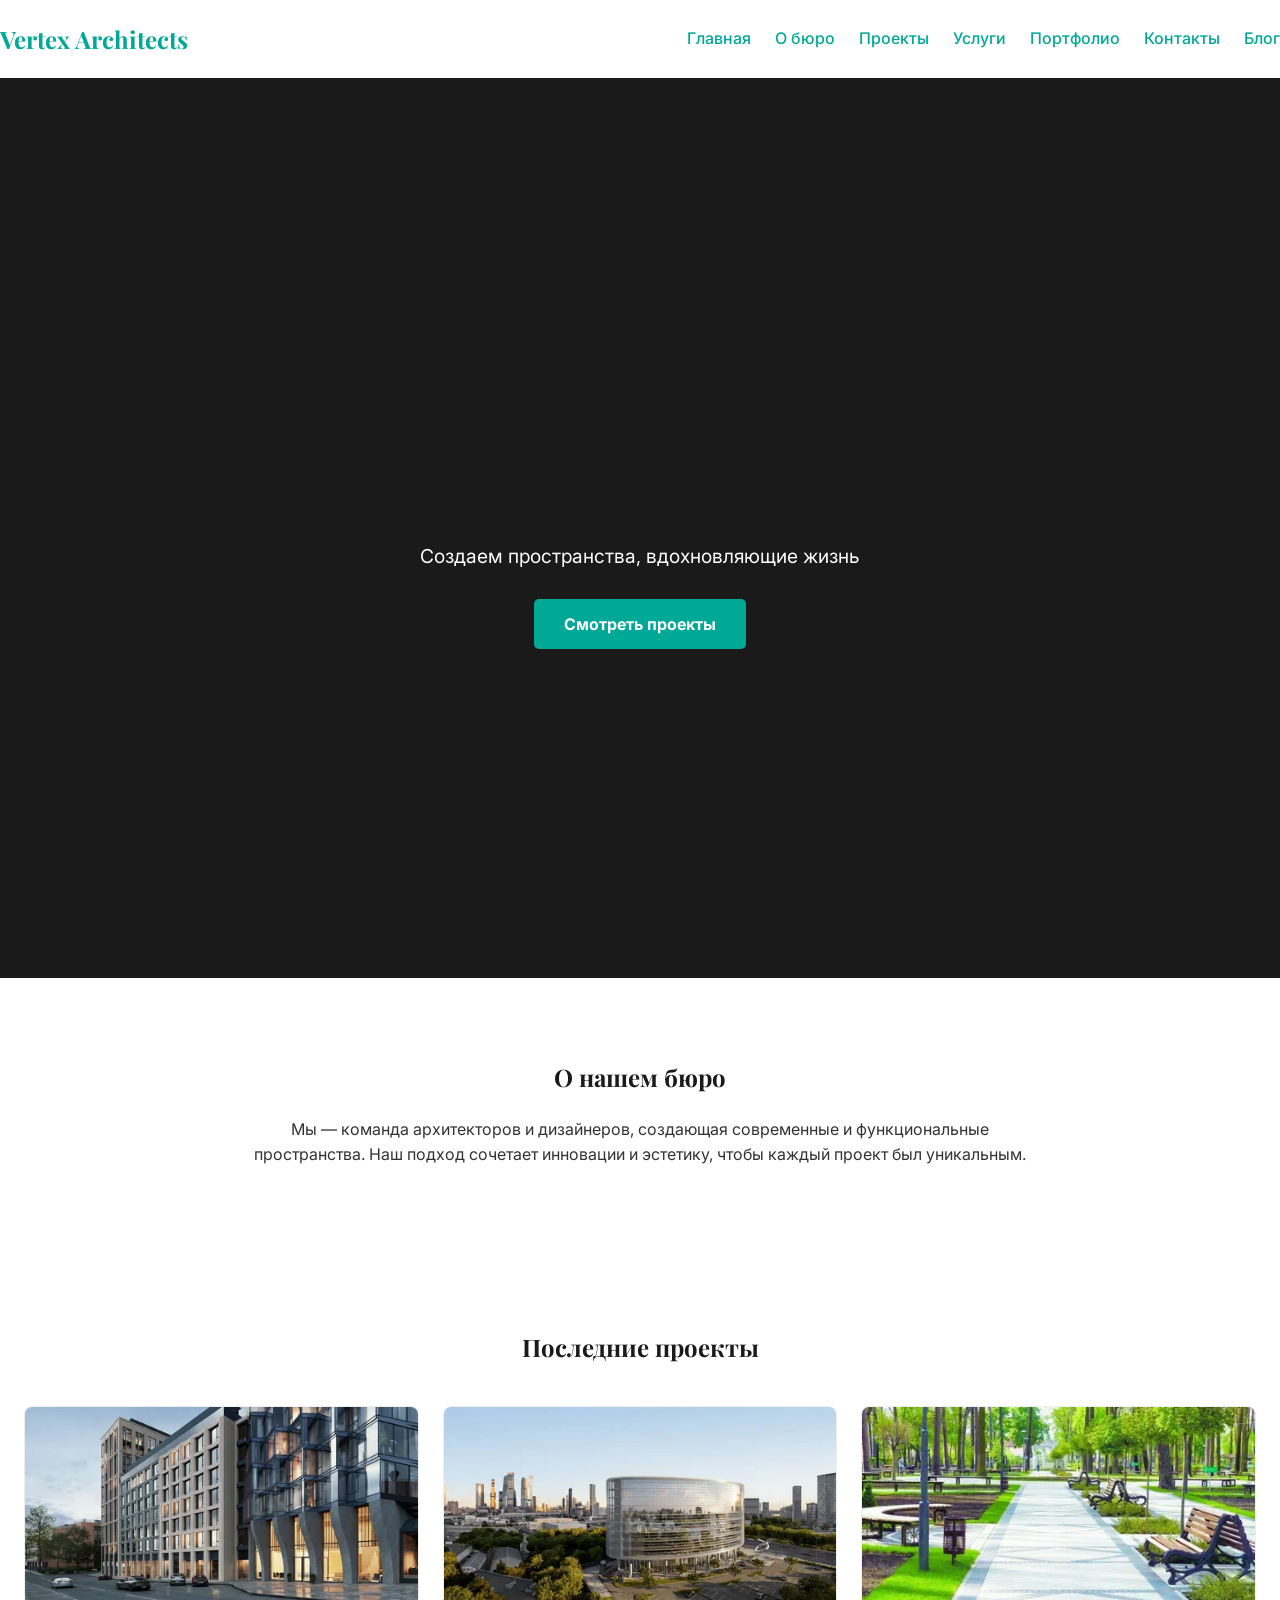
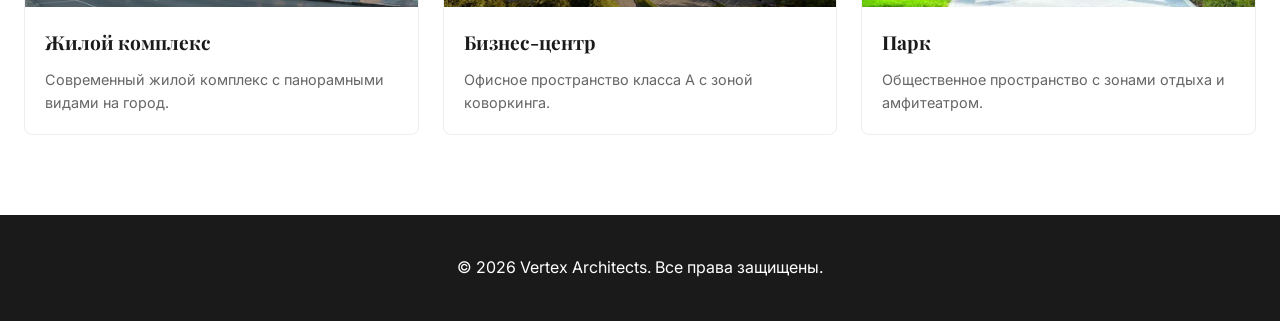
<file: index.html>
<!DOCTYPE html>
<html lang="ru">
<head>
    <meta charset="UTF-8">
    <meta name="viewport" content="width=device-width, initial-scale=1.0">
    <title>Vertex Architects — Главная</title>
    <link rel="preconnect" href="https://fonts.googleapis.com">
    <link rel="preconnect" href="https://fonts.gstatic.com" crossorigin>
    <link href="https://fonts.googleapis.com/css2?family=Inter:wght@400;500;600&family=Playfair+Display:wght@400;700&display=swap" rel="stylesheet">
    <link rel="stylesheet" href="https://cdnjs.cloudflare.com/ajax/libs/font-awesome/6.4.0/css/all.min.css">
    <link rel="stylesheet" href="css/style.css">
</head>
<body>

    <header class="header">
        <div class="container navbar">
            <a href="index.html" class="navbar__logo">Vertex Architects</a>
            <nav>
                <ul class="navbar__menu">
                    <li><a href="index.html" class="navbar__link">Главная</a></li>
                    <li><a href="about.html" class="navbar__link">О бюро</a></li>
                    <li><a href="projects.html" class="navbar__link">Проекты</a></li>
                    <li><a href="services.html" class="navbar__link">Услуги</a></li>
                    <li><a href="portfolio.html" class="navbar__link">Портфолио</a></li>
                    <li><a href="contacts.html" class="navbar__link">Контакты</a></li>
                    <li><a href="blog.html" class="navbar__link">Блог</a></li>
                </ul>
            </nav>
        </div>
    </header>

    <main>
        <section class="hero">
            <div>
                <h1 class="hero__title">Vertex Architects</h1>
                <p class="hero__subtitle">Создаем пространства, вдохновляющие жизнь</p>
                <a href="projects.html" class="hero__button">Смотреть проекты</a>
            </div>
        </section>

        <section class="section-info">
            <div class="container">
                <h2 style="text-align: center; margin-bottom: 20px;">О нашем бюро</h2>
                <p style="text-align: center; max-width: 800px; margin: 0 auto;">
                    Мы — команда архитекторов и дизайнеров, создающая современные и функциональные пространства. Наш подход сочетает инновации и эстетику, чтобы каждый проект был уникальным.
                </p>
            </div>
        </section>

        <section class="projects">
            <div class="container">
                <h2 class="projects__title">Последние проекты</h2>
                <div class="projects__grid">
                    <article class="project-card">
                        <img src="img/жилой дом.png" alt="Жилой комплекс" class="project-card__image">
                        <div class="project-card__content">
                            <h3 class="project-card__title">Жилой комплекс</h3>
                            <p class="project-card__text">Современный жилой комплекс с панорамными видами на город.</p>
                        </div>
                    </article>
                    <article class="project-card">
                        <img src="img/бизнес центр.png" alt="Бизнес-центр" class="project-card__image">
                        <div class="project-card__content">
                            <h3 class="project-card__title">Бизнес-центр</h3>
                            <p class="project-card__text">Офисное пространство класса А с зоной коворкинга.</p>
                        </div>
                    </article>
                    <article class="project-card">
                        <img src="img/парк.png" alt="Общественное пространство" class="project-card__image">
                        <div class="project-card__content">
                            <h3 class="project-card__title">Парк</h3>
                            <p class="project-card__text">Общественное пространство с зонами отдыха и амфитеатром.</p>
                        </div>
                    </article>
                </div>
            </div>
        </section>
    </main>

   
    <footer class="footer">
    <p>&copy; 2026 Vertex Architects. Все права защищены.</p>
</footer>

</body>
</html>
</file>
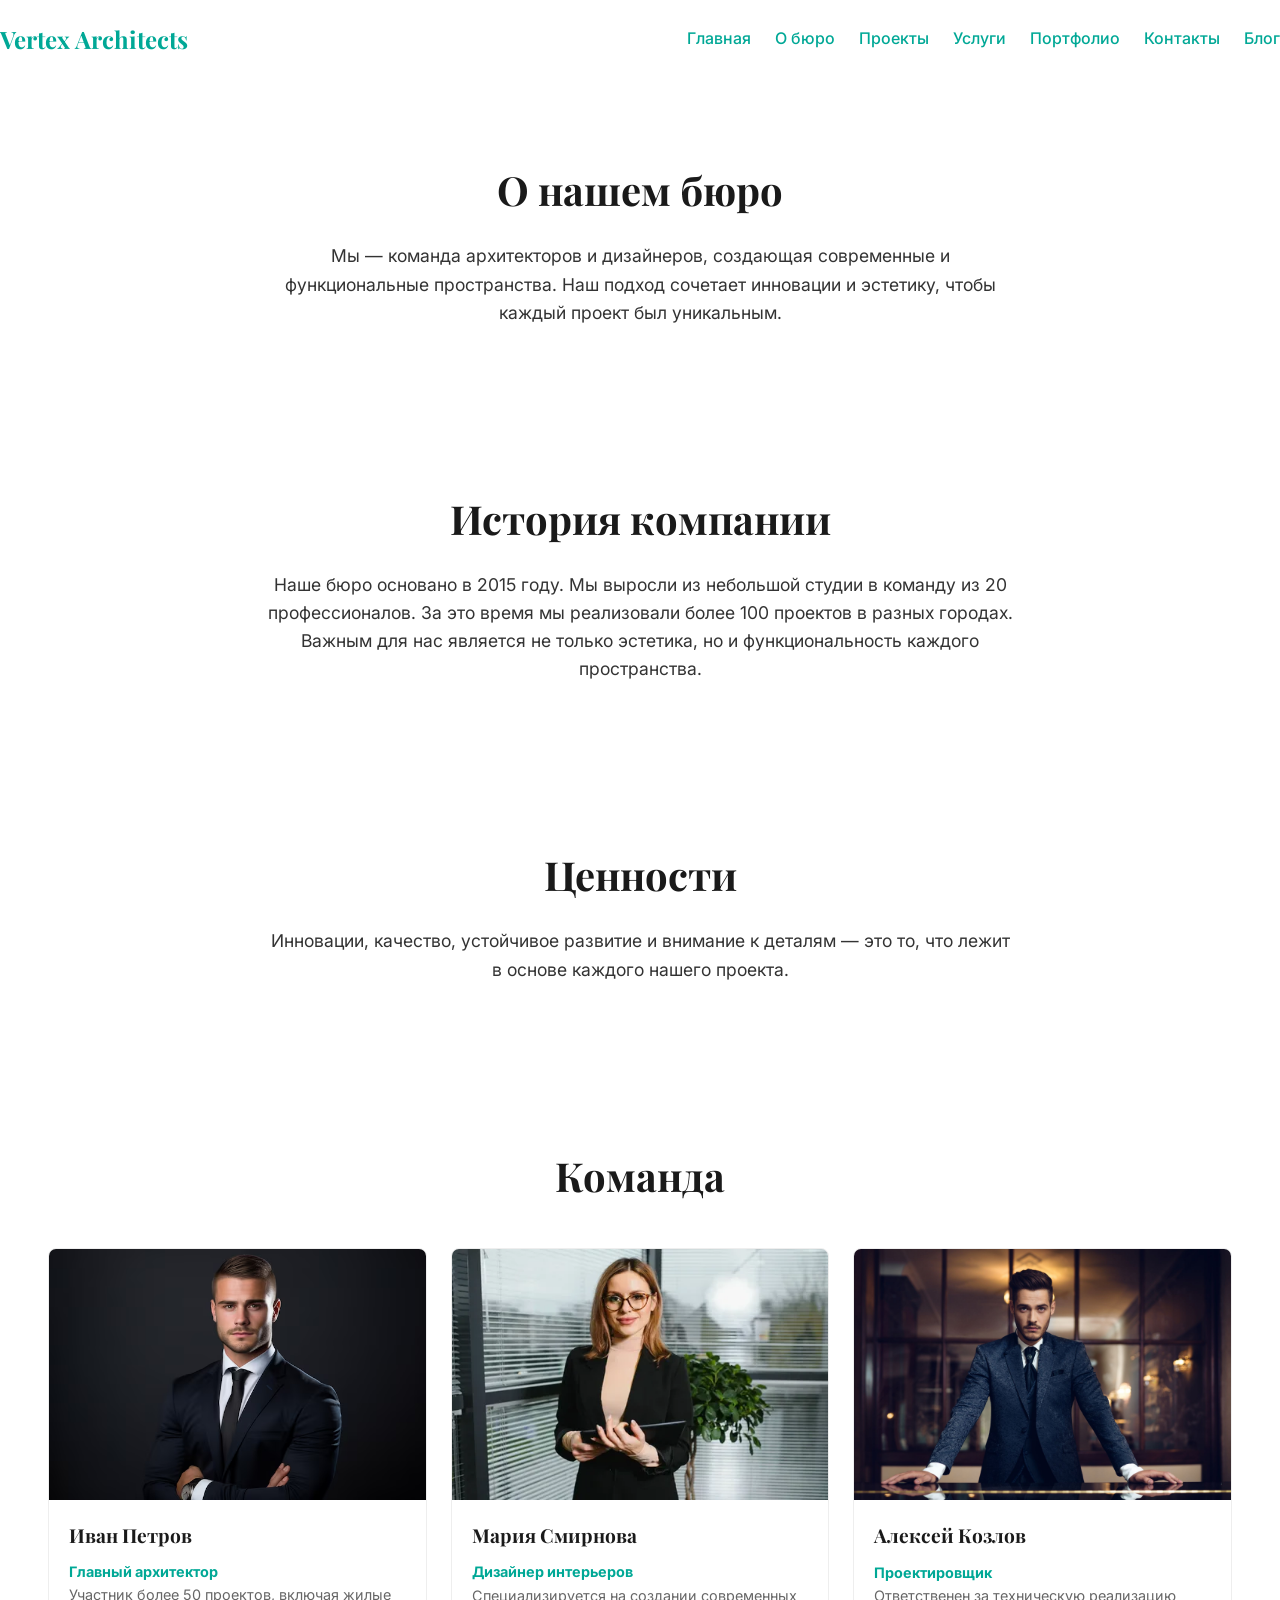
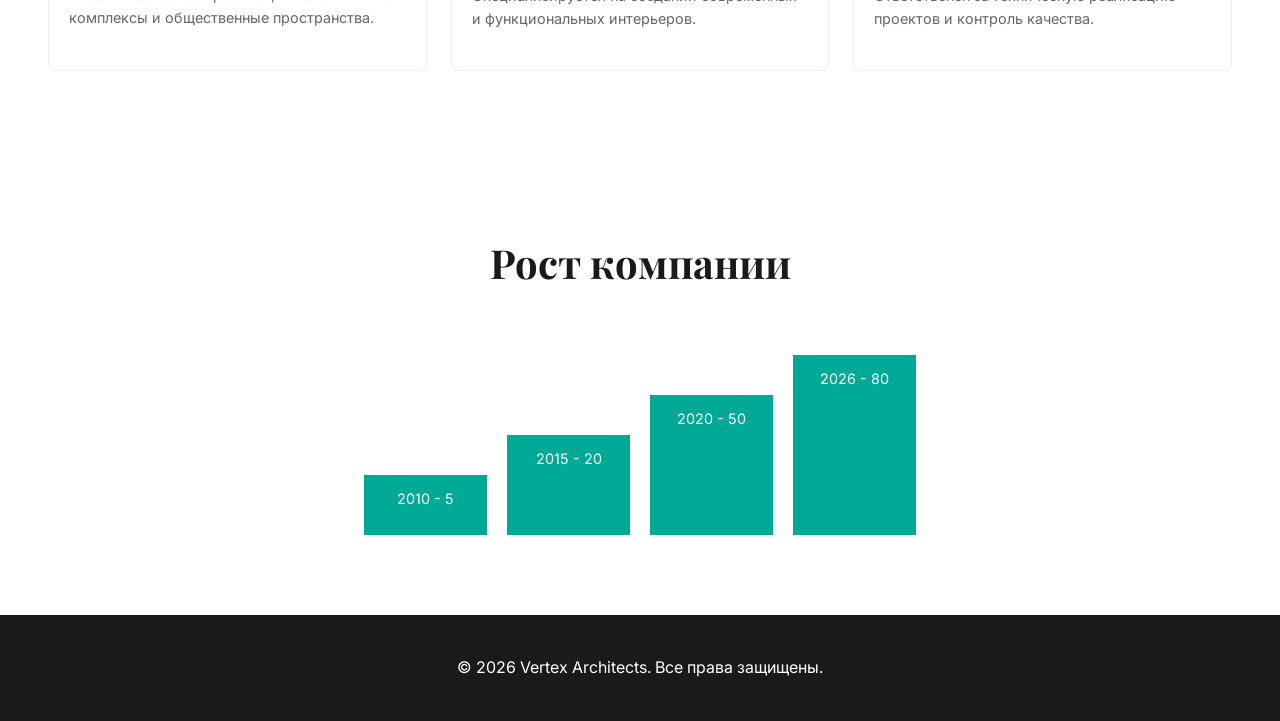
<file: about.html>
<!DOCTYPE html>
<html lang="ru">
<head>
    <meta charset="UTF-8">
    <meta name="viewport" content="width=device-width, initial-scale=1.0">
    <title>Vertex Architects — О бюро</title>
    <link rel="preconnect" href="https://fonts.googleapis.com">
    <link rel="preconnect" href="https://fonts.gstatic.com" crossorigin>
    <link href="https://fonts.googleapis.com/css2?family=Inter:wght@400;500;600&family=Playfair+Display:wght@400;700&display=swap" rel="stylesheet">
    <link rel="stylesheet" href="https://cdnjs.cloudflare.com/ajax/libs/font-awesome/6.4.0/css/all.min.css">
    <link rel="stylesheet" href="css/style.css">
</head>
<body>

     <header class="header">
        <div class="container navbar">
            <a href="index.html" class="navbar__logo">Vertex Architects</a>
            
            <nav>
                <ul class="navbar__menu">
                    <li><a href="index.html" class="navbar__link">Главная</a></li>
                    <li><a href="about.html" class="navbar__link">О бюро</a></li>
                    <li><a href="projects.html" class="navbar__link">Проекты</a></li>
                    <li><a href="services.html" class="navbar__link">Услуги</a></li>
                    <li><a href="portfolio.html" class="navbar__link">Портфолио</a></li>
                    <li><a href="contacts.html" class="navbar__link">Контакты</a></li>
                    <li><a href="blog.html" class="navbar__link">Блог</a></li>
                </ul>
            </nav>
        </div>
    </header>

    <main>
        <section class="about">
            <div class="container">
                <h2>О нашем бюро</h2>
                <p>
                    Мы — команда архитекторов и дизайнеров, создающая современные и функциональные пространства. Наш подход сочетает инновации и эстетику, чтобы каждый проект был уникальным.
                </p>
            </div>
        </section>

        <section class="about">
            <div class="container">
                <h2>История компании</h2>
                <p>
                    Наше бюро основано в 2015 году. Мы выросли из небольшой студии в команду из 20 профессионалов. За это время мы реализовали более 100 проектов в разных городах. Важным для нас является не только эстетика, но и функциональность каждого пространства.
                </p>
            </div>
        </section>

        <section class="about">
            <div class="container">
                <h2>Ценности</h2>
                <p>
                    Инновации, качество, устойчивое развитие и внимание к деталям — это то, что лежит в основе каждого нашего проекта.
                </p>
            </div>
        </section>

        <section class="team">
            <div class="container">
                <h2 class="team__title">Команда</h2>
                <div class="team__grid">
                    <article class="team-card">
                        <img src="img/мужчина1.png" alt="Иван Петров" class="team-card__image">
                        <div class="team-card__content">
                            <h3 class="team-card__title">Иван Петров</h3>
                            <p class="team-card__role">Главный архитектор</p>
                            <p class="team-card__text">Участник более 50 проектов, включая жилые комплексы и общественные пространства.</p>
                        </div>
                    </article>
                    <article class="team-card">
                        <img src="img/жен.png" alt="Мария Смирнова" class="team-card__image">
                        <div class="team-card__content">
                            <h3 class="team-card__title">Мария Смирнова</h3>
                            <p class="team-card__role">Дизайнер интерьеров</p>
                            <p class="team-card__text">Специализируется на создании современных и функциональных интерьеров.</p>
                        </div>
                    </article>
                    <article class="team-card">
                        <img src="img/мужчина2.png" alt="Алексей Козлов" class="team-card__image">
                        <div class="team-card__content">
                            <h3 class="team-card__title">Алексей Козлов</h3>
                            <p class="team-card__role">Проектировщик</p>
                            <p class="team-card__text">Ответственен за техническую реализацию проектов и контроль качества.</p>
                        </div>
                    </article>
                </div>
            </div>
        </section>

<section class="section-padding">
    <div class="container">
        <h2 class="section-title">Рост компании</h2>
        <div class="chart">
            <div class="bar" style="height:60px">2010 - 5</div>
            <div class="bar" style="height:100px">2015 - 20</div>
            <div class="bar" style="height:140px">2020 - 50</div>
            <div class="bar" style="height:180px">2026 - 80</div>
        </div>
    </div>
</section>

    <footer class="footer">
        <p>&copy; 2026 Vertex Architects. Все права защищены.</p>
    </footer>

</body>
</html>
</file>
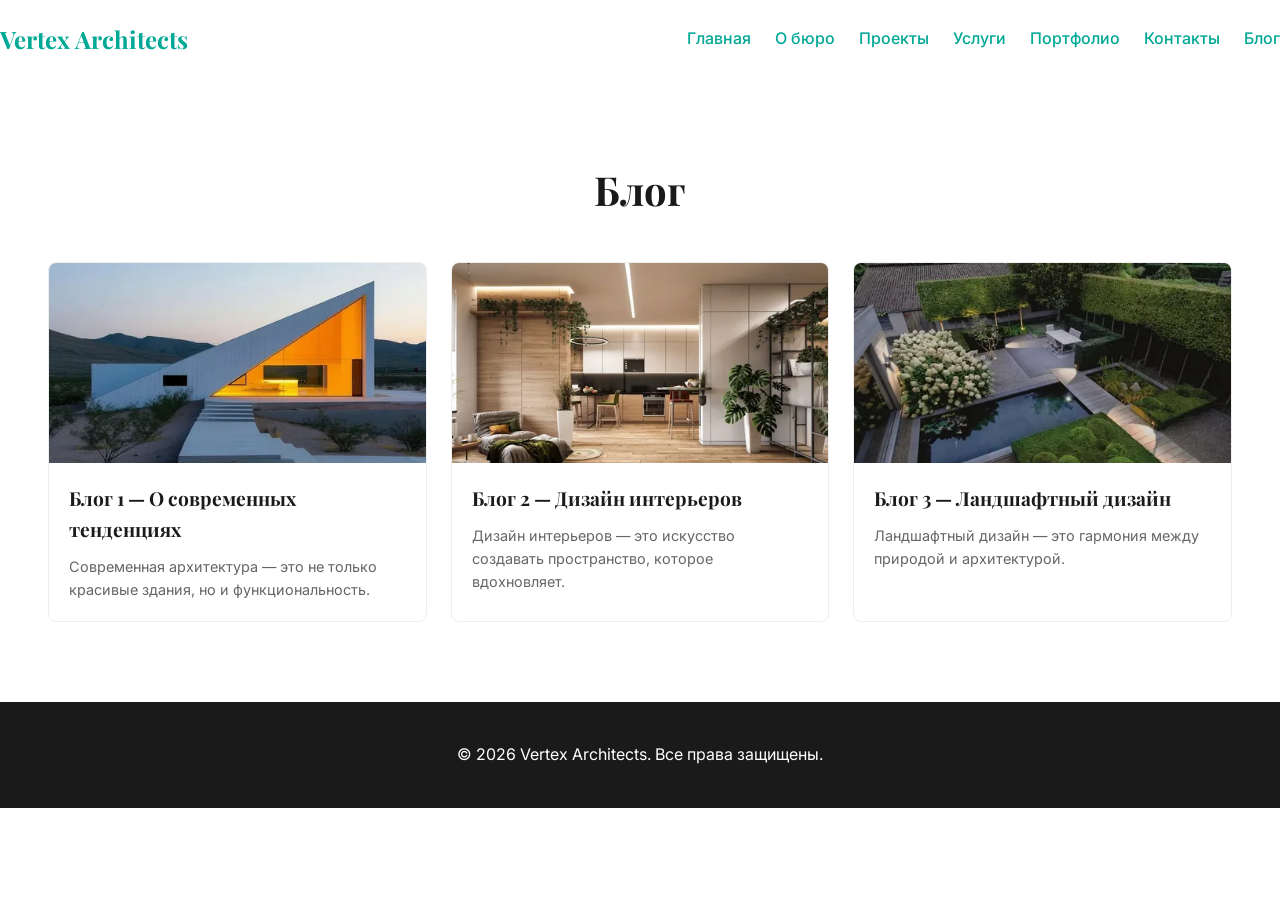
<file: blog.html>
<!DOCTYPE html>
<html lang="ru">
<head>
    <meta charset="UTF-8">
    <meta name="viewport" content="width=device-width, initial-scale=1.0">
    <title>Vertex Architects — Блог</title>
    <link rel="stylesheet" href="css/style.css">
    <link href="https://fonts.googleapis.com/css2?family=Playfair+Display:wght@400;700&family=Inter&display=swap" rel="stylesheet">
</head>
<body>

    <header class="header">
        <div class="container navbar">
            <a href="index.html" class="navbar__logo">Vertex Architects</a>
            
            <nav>
                <ul class="navbar__menu">
                    <li><a href="index.html" class="navbar__link">Главная</a></li>
                    <li><a href="about.html" class="navbar__link">О бюро</a></li>
                    <li><a href="projects.html" class="navbar__link">Проекты</a></li>
                    <li><a href="services.html" class="navbar__link">Услуги</a></li>
                    <li><a href="portfolio.html" class="navbar__link">Портфолио</a></li>
                    <li><a href="contacts.html" class="navbar__link">Контакты</a></li>
                    <li><a href="blog.html" class="navbar__link">Блог</a></li>
                </ul>
            </nav>
        </div>
    </header>
    <main>
        <section class="blog">
            <div class="container">
                <h1>Блог</h1>
                <div class="blog__posts">
                  
                    <article class="blog__post" id="post-1">
                        <img src="img/современная архитектура.png" alt="Статья 1" class="blog__post__image">
                        <div class="blog__post__content">
                            <h3 class="blog__post__title">Блог 1 — О современных тенденциях</h3>
                            <p class="blog__post__text">Современная архитектура — это не только красивые здания, но и функциональность.</p>
                        </div>
                    </article>
                    
                    <article class="blog__post" id="post-2">
                        <img src="img/интерьер.png" alt="Статья 2" class="blog__post__image">
                        <div class="blog__post__content">
                            <h3 class="blog__post__title">Блог 2 — Дизайн интерьеров</h3>
                            <p class="blog__post__text">Дизайн интерьеров — это искусство создавать пространство, которое вдохновляет.</p>
                        </div>
                    </article>
                    
                    <article class="blog__post" id="post-3">
                        <img src="img/лан.png" alt="Статья 3" class="blog__post__image">
                        <div class="blog__post__content">
                            <h3 class="blog__post__title">Блог 3 — Ландшафтный дизайн</h3>
                            <p class="blog__post__text">Ландшафтный дизайн — это гармония между природой и архитектурой.</p>
                        </div>
                    </article>
                </div>
            </div>
        </section>
    </main>

    <footer class="footer">
        <p>&copy; 2026 Vertex Architects. Все права защищены.</p>
    </footer>
</body>
</html>
</file>
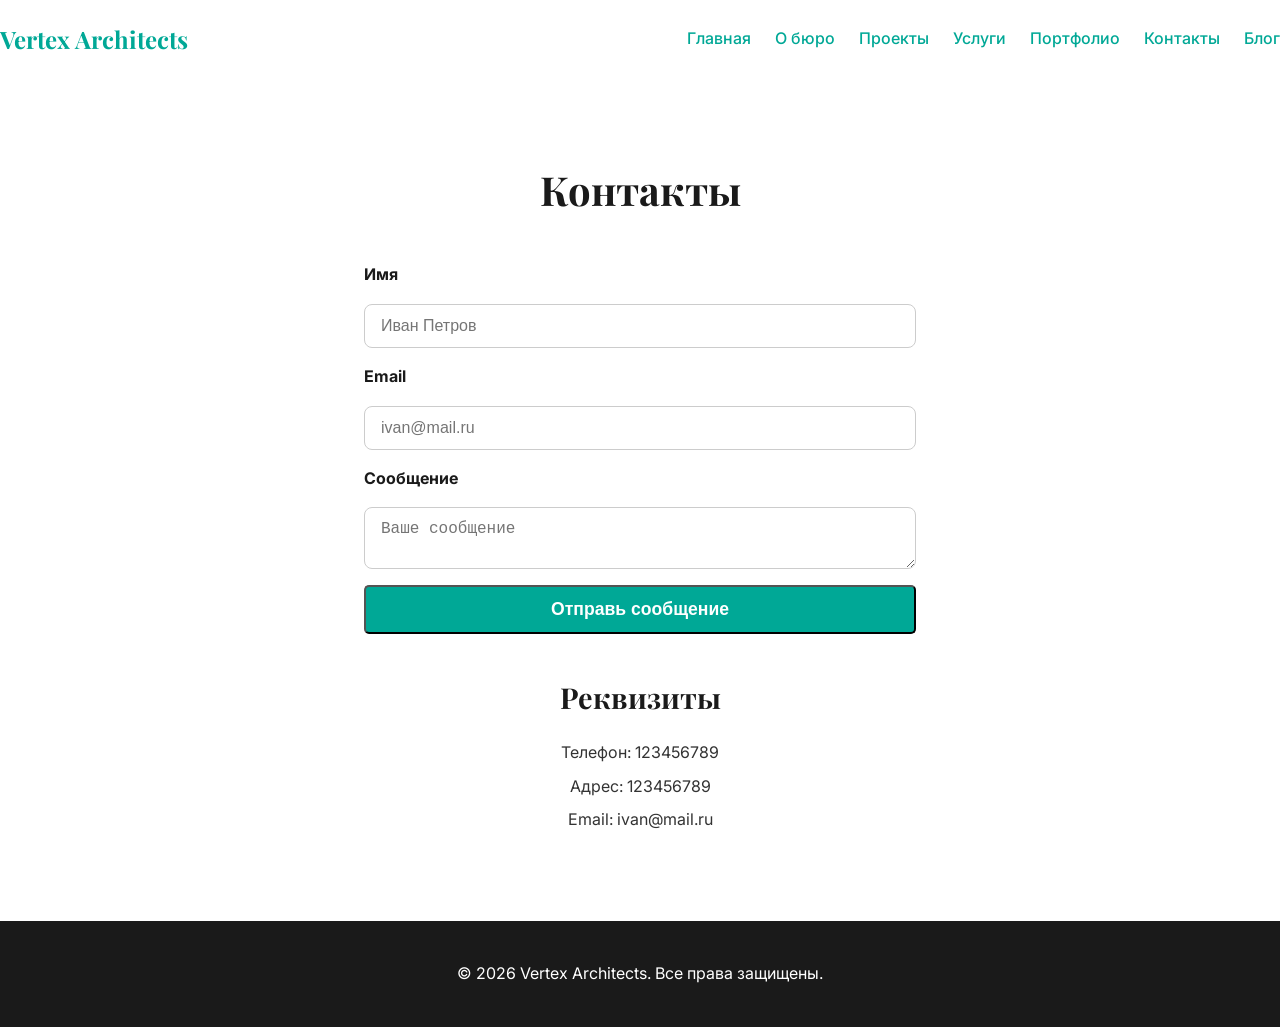
<file: contacts.html>
<!DOCTYPE html>
<html lang="ru">
<head>
    <meta charset="UTF-8">
    <meta name="viewport" content="width=device-width, initial-scale=1.0">
    <title>Vertex Architects — Контакты</title>
    <link rel="stylesheet" href="css/style.css">
    <link href="https://fonts.googleapis.com/css2?family=Playfair+Display:wght@400;700&family=Inter&display=swap" rel="stylesheet">
</head>
<body>

    <header class="header">
        <div class="container navbar">
            <a href="index.html" class="navbar__logo">Vertex Architects</a>
            
            <nav>
                <ul class="navbar__menu">
                    <li><a href="index.html" class="navbar__link">Главная</a></li>
                    <li><a href="about.html" class="navbar__link">О бюро</a></li>
                    <li><a href="projects.html" class="navbar__link">Проекты</a></li>
                    <li><a href="services.html" class="navbar__link">Услуги</a></li>
                    <li><a href="portfolio.html" class="navbar__link">Портфолио</a></li>
                    <li><a href="contacts.html" class="navbar__link">Контакты</a></li>
                    <li><a href="blog.html" class="navbar__link">Блог</a></li>
                </ul>
            </nav>
        </div>
    </header>

    <main>
        <section class="contacts">
            <div class="container">
                <h1>Контакты</h1>
                
                <div class="form">
                    <label for="name">Имя</label>
                    <input type="text" id="name" placeholder="Иван Петров">
                    
                    <label for="email">Email</label>
                    <input type="email" id="email" placeholder="ivan@mail.ru">
                    
                    <label for="message">Сообщение</label>
                    <textarea id="message" placeholder="Ваше сообщение"></textarea>
                    
                    <button type="submit">Отправь сообщение</button>
                </div>
                
                <div class="requisites">
                    <h2>Реквизиты</h2>
                    <p class="requisites__item">Телефон: 123456789</p>
                    <p class="requisites__item">Адрес: 123456789</p>
                    <p class="requisites__item">Email: ivan@mail.ru</p>
                </div>
            </div>
        </section>
    </main>

    <footer class="footer">
        <p>&copy; 2026 Vertex Architects. Все права защищены.</p>
    </footer>

</body>
</html>
</file>
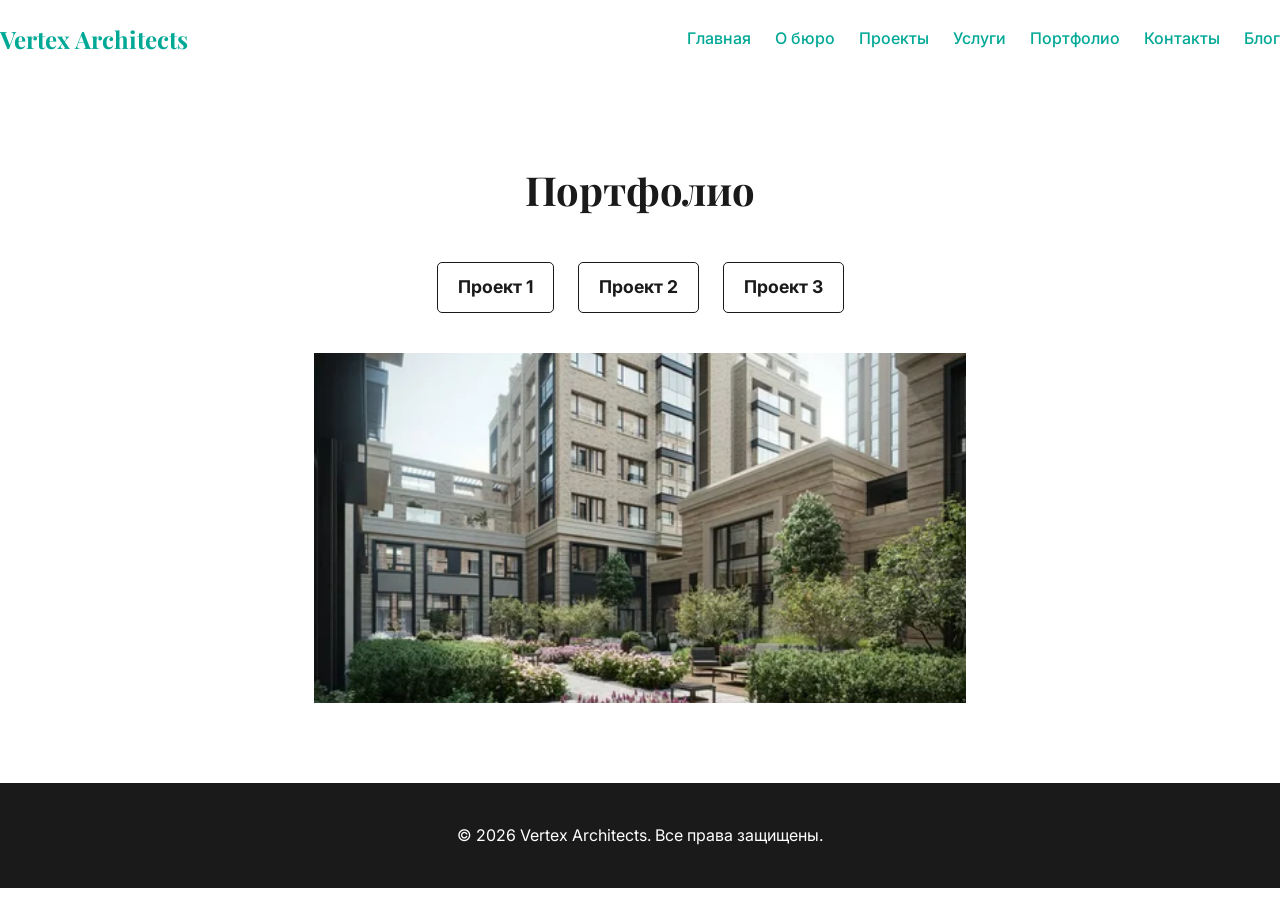
<file: portfolio.html>
<!DOCTYPE html>
<html lang="ru">
<head>
    <meta charset="UTF-8">
    <meta name="viewport" content="width=device-width, initial-scale=1.0">
    <title>Vertex Architects — Портфолио</title>
    <link rel="stylesheet" href="css/style.css">
    <link href="https://fonts.googleapis.com/css2?family=Playfair+Display:wght@400;700&family=Inter&display=swap" rel="stylesheet">
</head>
<body>

    <header class="header">
        <div class="container navbar">
            <a href="index.html" class="navbar__logo">Vertex Architects</a>
            
            <nav>
                <ul class="navbar__menu">
                    <li><a href="index.html" class="navbar__link">Главная</a></li>
                    <li><a href="about.html" class="navbar__link">О бюро</a></li>
                    <li><a href="projects.html" class="navbar__link">Проекты</a></li>
                    <li><a href="services.html" class="navbar__link">Услуги</a></li>
                    <li><a href="portfolio.html" class="navbar__link">Портфолио</a></li>
                    <li><a href="contacts.html" class="navbar__link">Контакты</a></li>
                    <li><a href="blog.html" class="navbar__link">Блог</a></li>
                </ul>
            </nav>
        </div>
    </header>

    <main>
        <section class="portfolio">
            <div class="container">
                <h1>Портфолио</h1>
                
                <div class="slider__preview">
                    <a href="#slide-1" class="slider__preview-item">Проект 1</a>
                    <a href="#slide-2" class="slider__preview-item">Проект 2</a>
                    <a href="#slide-3" class="slider__preview-item">Проект 3</a>
                </div>

<div class="slider">
    <div class="slider__container">
        <div class="slider__slides">
            <div class="slider__slide" id="slide-1">
                <img src="img/жил ком.png" alt="Проект 1 — Жилой комплекс" class="slider__slide__image">
            </div>
            <div class="slider__slide" id="slide-2">
                <img src="img/биз ц 2.png" alt="Проект 2 — Бизнес-центр" class="slider__slide__image">
            </div>
            <div class="slider__slide" id="slide-3">
                <img src="img/парк2.png" alt="Проект 3 — Парк" class="slider__slide__image">
            </div>
        </div>
    </div>
</div>
        </section>
    </main>

    <footer class="footer">
        <p>&copy; 2026 Vertex Architects. Все права защищены.</p>
    </footer>

</body>
</html>
</file>
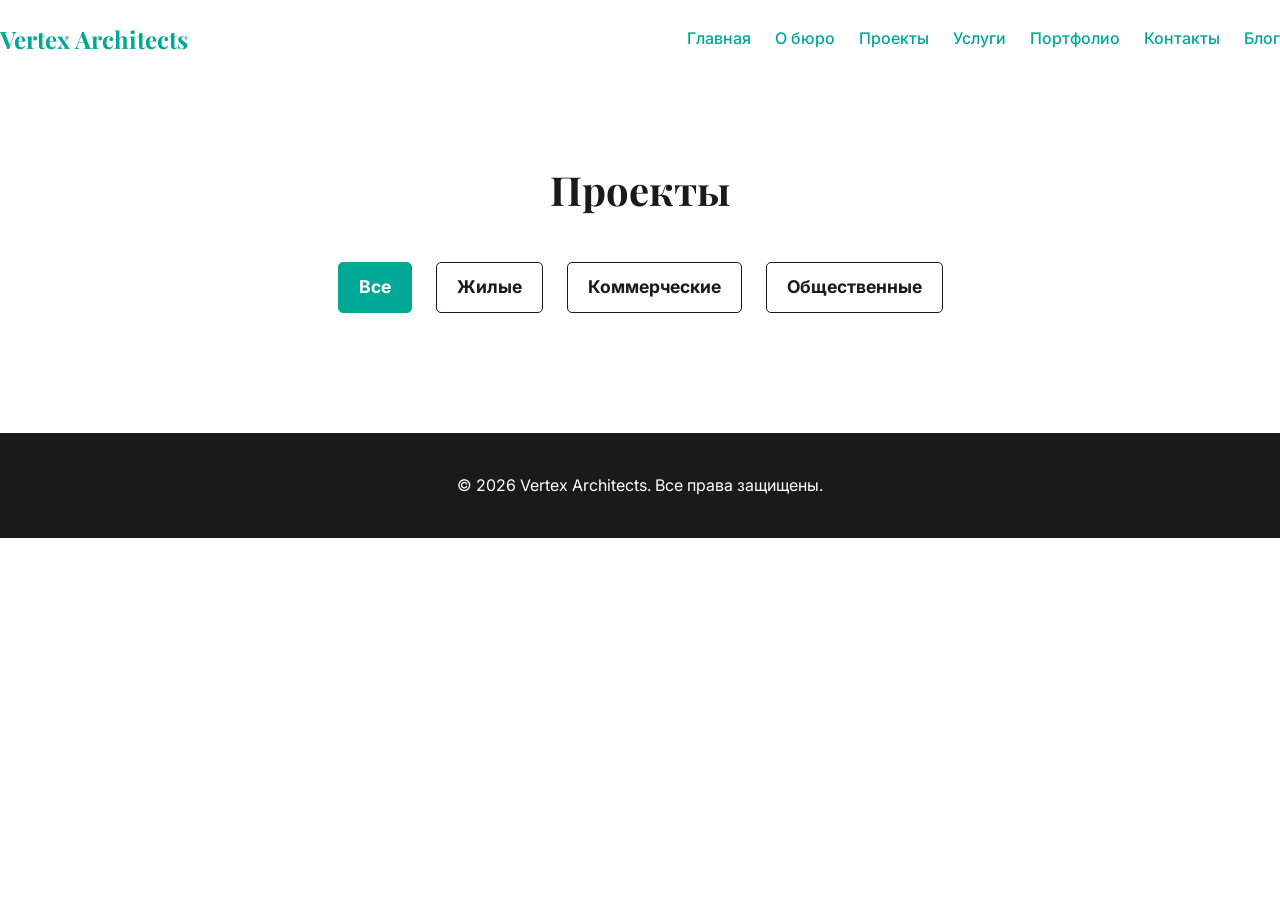
<file: projects.html>
<!DOCTYPE html>
<html lang="ru">
<head>
    <meta charset="UTF-8">
    <meta name="viewport" content="width=device-width, initial-scale=1.0">
    <title>Vertex Architects — Проекты</title>
    <link rel="stylesheet" href="css/style.css">
    <link href="https://fonts.googleapis.com/css2?family=Playfair+Display:wght@400;700&family=Inter&display=swap" rel="stylesheet">
</head>
<body>

    <header class="header">
        <div class="container navbar">
            <a href="index.html" class="navbar__logo">Vertex Architects</a>
            
            <nav>
                <ul class="navbar__menu">
                    <li><a href="index.html" class="navbar__link">Главная</a></li>
                    <li><a href="about.html" class="navbar__link">О бюро</a></li>
                    <li><a href="projects.html" class="navbar__link">Проекты</a></li>
                    <li><a href="services.html" class="navbar__link">Услуги</a></li>
                    <li><a href="portfolio.html" class="navbar__link">Портфолио</a></li>
                    <li><a href="contacts.html" class="navbar__link">Контакты</a></li>
                    <li><a href="blog.html" class="navbar__link">Блог</a></li>
                </ul>
            </nav>
        </div>
    </header>

    <main>
        <section class="projects">
            <div class="container">
                <h1>Проекты</h1>
                
                <div class="filters">
                    <input type="radio" name="filter" id="all" class="filters__input" checked>
                    <label for="all" class="filters__label">Все</label>
                    
                    <input type="radio" name="filter" id="house" class="filters__input">
                    <label for="house" class="filters__label">Жилые</label>
                    
                    <input type="radio" name="filter" id="office" class="filters__input">
                    <label for="office" class="filters__label">Коммерческие</label>
                    
                    <input type="radio" name="filter" id="public" class="filters__input">
                    <label for="public" class="filters__label">Общественные</label>
                </div>
            </div>
        </section>
    </main>

    <footer class="footer">
        <p>&copy; 2026 Vertex Architects. Все права защищены.</p>
    </footer>

</body>
</html>
</file>
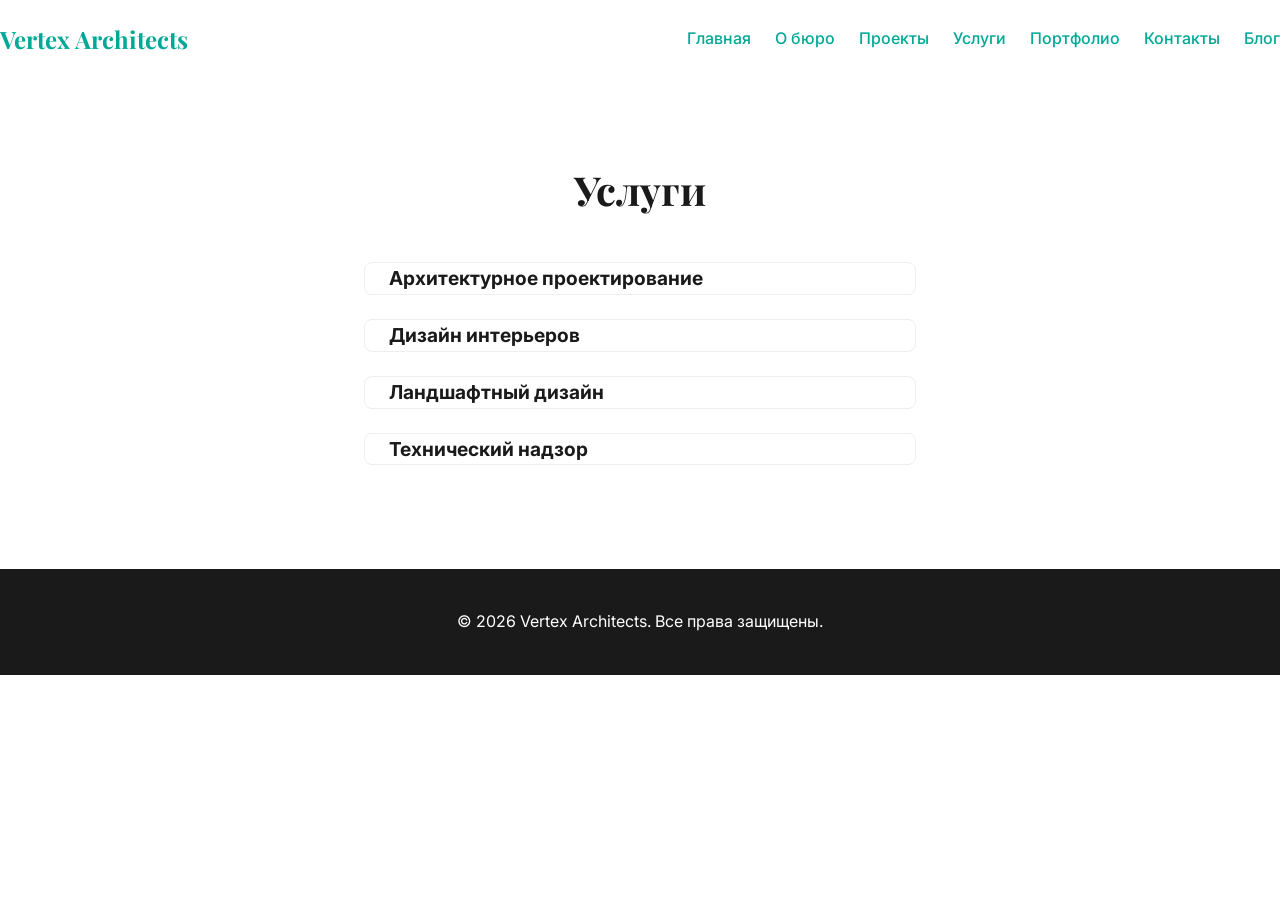
<file: services.html>
<!DOCTYPE html>
<html lang="ru">
<head>
    <meta charset="UTF-8">
    <meta name="viewport" content="width=device-width, initial-scale=1.0">
    <title>Vertex Architects — Услуги</title>
    <link rel="stylesheet" href="css/style.css">
    <link href="https://fonts.googleapis.com/css2?family=Playfair+Display:wght@400;700&family=Inter&display=swap" rel="stylesheet">
</head>
<body>

    <header class="header">
        <div class="container navbar">
            <a href="index.html" class="navbar__logo">Vertex Architects</a>
            
            <nav>
                <ul class="navbar__menu">
                    <li><a href="index.html" class="navbar__link">Главная</a></li>
                    <li><a href="about.html" class="navbar__link">О бюро</a></li>
                    <li><a href="projects.html" class="navbar__link">Проекты</a></li>
                    <li><a href="services.html" class="navbar__link">Услуги</a></li>
                    <li><a href="portfolio.html" class="navbar__link">Портфолио</a></li>
                    <li><a href="contacts.html" class="navbar__link">Контакты</a></li>
                    <li><a href="blog.html" class="navbar__link">Блог</a></li>
                </ul>
            </nav>
        </div>
    </header>

    <main>
        <section class="services">
            <div class="container">
                <h1>Услуги</h1>
                
                <div class="accordion">
                    <div class="accordion__item" id="service-1">
                        <a href="#service-1" class="accordion__link">Архитектурное проектирование</a>
                        <div class="accordion__content">
                            <p>Мы разрабатываем уникальные архитектурные проекты любой сложности, с учетом всех норм и требований.</p>
                        </div>
                    </div>
                    
                    <div class="accordion__item" id="service-2">
                        <a href="#service-2" class="accordion__link">Дизайн интерьеров</a>
                        <div class="accordion__content">
                            <p>Создаем современные и функциональные интерьеры, которые отражают стиль и индивидуальность клиента.</p>
                        </div>
                    </div>
                    
                    <div class="accordion__item" id="service-3">
                        <a href="#service-3" class="accordion__link">Ландшафтный дизайн</a>
                        <div class="accordion__content">
                            <p>Оформляем прилегающие территории, создавая гармоничные и уютные зоны отдыха.</p>
                        </div>
                    </div>
                    
                    <div class="accordion__item" id="service-4">
                        <a href="#service-4" class="accordion__link">Технический надзор</a>
                        <div class="accordion__content">
                            <p>Контролируем качество и сроки выполнения строительных работ на всех этапах.</p>
                        </div>
                    </div>
                </div>
            </div>
        </section>
    </main>

    <footer class="footer">
        <p>&copy; 2026 Vertex Architects. Все права защищены.</p>
    </footer>

</body>
</html>
</file>
<file: css/style.css>
* {
    margin: 0;
    padding: 0;
    box-sizing: border-box;
}

body {
    font-family: 'Inter', sans-serif;
    color: #333333;
    background-color: #ffffff;
    line-height: 1.6;
}

h1, h2, h3, h4 {
    font-family: 'Playfair Display', serif;
    color: #1a1a1a;
}

a {
    text-decoration: none;
    color: #00a896;
}

img {
    max-width: 100%;
    display: block;
}

.container {
    max-width: 1400px;
    margin: 0 auto;
    padding: 0 24px;
}

.navbar {
    display: flex;
    justify-content: space-between;
    align-items: center;
    padding: 20px 0;
}

.navbar__logo {
    font-family: 'Playfair Display', serif;
    font-size: 24px;
    font-weight: bold;
    color: #00a896;
}

.navbar__menu {
    display: flex;
    gap: 24px;
    list-style: none;
}

.navbar__link {
    font-weight: 500;
    transition: color 0.3s;
}

.navbar__link:hover {
    color: #00a896;
}

.hero {
    height: 100vh;
    display: flex;
    align-items: center;
    justify-content: center;
    text-align: center;
    color: #ffffff;
    background-color: #1a1a1a;
}

.hero__title {
    font-size: 4rem;
    margin-bottom: 20px;
    text-transform: uppercase;
    letter-spacing: 2px;
}

.hero__subtitle {
    font-size: 1.2rem;
    margin-bottom: 40px;
}

.hero__button {
    background-color: #00a896;
    color: #ffffff;
    padding: 15px 30px;
    border-radius: 5px;
    font-weight: bold;
    transition: all 0.3s;
}

.hero__button:hover {
    background-color: #ffd166;
    color: #1a1a1a;
    transform: translateY(-3px);
}

.projects {
    padding: 80px 0;
}

.projects__title {
    text-align: center;
    margin-bottom: 40px;
}

.projects__grid {
    display: grid;
    grid-template-columns: repeat(auto-fit, minmax(300px, 1fr));
    gap: 24px;
}

.project-card {
    background: #ffffff;
    border: 1px solid #eee;
    border-radius: 8px;
    overflow: hidden;
    transition: transform 0.3s, box-shadow 0.3s;
}

.project-card:hover {
    transform: translateY(-5px);
    box-shadow: 0 10px 20px rgba(0,0,0,0.1);
}

.project-card__image {
    width: 100%;
    height: 200px;
    object-fit: cover;
    background: #1a1a1a;
    color: #ffffff;
    text-align: center;
    line-height: 200px;
    font-size: 0.9rem;
}

.project-card__content {
    padding: 20px;
}

.project-card__title {
    font-size: 1.2rem;
    margin-bottom: 10px;
}

.project-card__text {
    font-size: 0.9rem;
    color: #666;
}

.section-info {
    padding: 80px 0;
}

.footer {
    background: #1a1a1a;
    color: #ffffff;
    padding: 40px 0;
    text-align: center;
}

.about {
    padding: 80px 0;
    text-align: center;
}

.about h2 {
    font-size: 2.5rem;
    margin-bottom: 20px;
}

.about p {
    max-width: 800px;
    margin: 0 auto;
    padding: 0 24px;
    font-size: 1.1rem;
    color: #333333;
}

.team {
    padding: 80px 0;
}

.team h2 {
    font-size: 2.5rem;
    margin-bottom: 40px;
    text-align: center;
}

.team__grid {
    display: grid;
    grid-template-columns: repeat(auto-fit, minmax(250px, 1fr));
    gap: 24px;
    padding: 0 24px;
}

.team-card {
    background: #ffffff;
    border: 1px solid #eee;
    border-radius: 8px;
    overflow: hidden;
    transition: transform 0.3s, box-shadow 0.3s;
}

.team-card:hover {
    transform: translateY(-5px);
    box-shadow: 0 10px 20px rgba(0,0,0,0.1);
}

.team-card__image {
    width: 100%;
    height: auto;
    object-fit: contain;
    background: transparent;
}

.team-card__content {
    padding: 20px;
}

.team-card__title {
    font-size: 1.2rem;
    margin-bottom: 10px;
}

.team-card__role {
    font-size: 0.9rem;
    color: #00a896;
    font-weight: bold;
}

.team-card__text {
    font-size: 0.9rem;
    color: #666;
    margin-bottom: 20px;
}

.chart {
    display: flex;
    justify-content: center;
    align-items: flex-end;
    gap: 20px;
    max-width: 600px;
    margin: 0 auto;
    padding: 0 24px;
}

.bar {
    flex: 1;
    background: #00a896;
    color: #ffffff;
    font-size: 0.9rem;
    text-align: center;
    line-height: 2;
    padding-top: 10px;
}

.bar:nth-child {
    background: #00a896;
}

.section-padding {
    padding: 80px 0;
}

.section-title {
    font-size: 2.5rem;
    margin-bottom: 60px;
    text-align: center;
}

.projects {
    padding: 80px 0;
}

.projects h1 {
    font-size: 2.5rem;
    text-align: center;
    margin-bottom: 40px;
}

.filters {
    display: flex;
    justify-content: center;
    gap: 24px;
    margin-bottom: 40px;
}

.filters__input {
    display: none;
}

.filters__label {
    font-size: 1.1rem;
    font-weight: bold;
    color: #1a1a1a;
    border: 1px solid #1a1a1a;
    border-radius: 5px;
    padding: 10px 20px;
    transition: all 0.3s;
}

.filters__label:hover {
    color: #00a896;
    border-color: #00a896;
}

.filters__input:checked + .filters__label {
    background-color: #00a896;
    color: #ffffff;
    border-color: #00a896;
}


.services {
    padding: 80px 0;
}

.services h1 {
    font-size: 2.5rem;
    text-align: center;
    margin-bottom: 40px;
}

.accordion {
    max-width: 600px;
    margin: 0 auto;
    padding: 0 24px;
}

.accordion__item {
    border: 1px solid #eee;
    border-radius: 8px;
    margin-bottom: 24px;
    overflow: hidden;
}

.accordion__link {
    font-size: 1.2rem;
    font-weight: bold;
    color: #1a1a1a;
    text-align: center;
    padding: 16px 24px;
    transition: all 0.3s;
}

.accordion__link:hover {
    color: #00a896;
}

.accordion__content {
    display: none;
    padding: 16px 24px;
    font-size: 1rem;
    color: #666;
}

.accordion__item:target .accordion__content {
    display: block;
}

.accordion__item:target .accordion__link {
    color: #00a896;
}

.portfolio {
    padding: 80px 0;
}

.portfolio h1 {
    font-size: 2.5rem;
    text-align: center;
    margin-bottom: 40px;
}

.slider {
    max-width: 700px;
    margin: 0 auto;
    padding: 0 24px;
}

.slider__container {
    overflow: hidden;
}

.slider__slides {
    display: flex;
    transition: transform 0.3s ease;
}

.slider__slide {
    flex: 1;
    min-width: 100%;
    height: 250px;
    background: #1a1a1a;
    color: #ffffff;
    text-align: center;
    line-height: 250px;
    font-size: 1.2rem;
    padding: 0;
}

.slider__preview {
    display: flex;
    justify-content: center;
    gap: 24px;
    margin-bottom: 40px;
}

.slider__preview-item {
    font-size: 1.1rem;
    font-weight: bold;
    color: #1a1a1a;
    border: 1px solid #1a1a1a;
    border-radius: 5px;
    padding: 10px 20px;
    transition: all 0.3s;
}

.slider__preview-item:hover {
    color: #00a896;
    border-color: #00a896;
}

.slider__slides {
    transform: translateX(0);
}

#slide-1:target ~ .slider__slides {
    transform: translateX(0);
}

#slide-2:target ~ .slider__slides {
    transform: translateX(-100%);
}

#slide-3:target ~ .slider__slides {
    transform: translateX(-200%);
}

.slider__slide {
    height: 350px;
    line-height: 350px;
    text-align: center;
    color: #ffffff;
    font-size: 1.2rem;
    padding: 0;
}

.slider__slide__image {
    width: 100%;
    height: 100%;
    object-fit: cover;
}

.contacts {
    padding: 80px 0;
}

.contacts h1 {
    font-size: 2.5rem;
    text-align: center;
    margin-bottom: 40px;
}

.form {
    max-width: 600px;
    margin: 0 auto;
    padding: 0 24px;
    display: flex;
    flex-direction: column;
    gap: 16px;
}

.form label {
    font-size: 1rem;
    font-weight: bold;
    color: #1a1a1a;
}

.form input,
.form textarea {
    font-size: 1rem;
    color: #333333;
    border: 1px solid #ccc;
    border-radius: 8px;
    padding: 12px 16px;
    width: 100%;
}

.form input:focus,
.form textarea:focus {
    border-color: #00a896;
}

.form button {
    font-size: 1.1rem;
    font-weight: bold;
    color: #ffffff;
    background-color: #00a896;
    border-radius: 5px;
    padding: 12px 24px;
    transition: all 0.3s;
}

.form button:hover {
    background-color: #ffd166;
    color: #1a1a1a;
}

.requisites {
    max-width: 600px;
    margin: 40px auto 0 auto;
    padding: 0 24px;
    text-align: center;
}

.requisites h2 {
    font-size: 1.8rem;
    margin-bottom: 20px;
}

.requisites__item {
    font-size: 1rem;
    color: #333333;
    margin-bottom: 8px;
}

.blog {
    padding: 80px 0;
}

.blog h1 {
    font-size: 2.5rem;
    text-align: center;
    margin-bottom: 40px;
}

.blog__posts {
    display: grid;
    grid-template-columns: repeat(auto-fit, minmax(300px, 1fr));
    gap: 24px;
    padding: 0 24px;
}

.blog__post {
    background: #ffffff;
    border: 1px solid #eee;
    border-radius: 8px;
    overflow: hidden;
    transition: transform 0.3s, box-shadow 0.3s;
}

.blog__post:hover {
    transform: translateY(-5px);
    box-shadow: 0 10px 20px rgba(0,0,0,0.1);
}

.blog__post__image {
    width: 100%;
    height: 200px;
    object-fit: cover;
    background: #1a1a1a;
    color: #ffffff;
    text-align: center;
    line-height: 200px;
    font-size: 0.9rem;
}

.blog__post__content {
    padding: 20px;
}

.blog__post__title {
    font-size: 1.2rem;
    margin-bottom: 10px;
}

.blog__post__text {
    font-size: 0.9rem;
    color: #666;
}

.blog__post:target {
    transform: translateY(-5px);
    box-shadow: 0 10px 20px rgba(0,0,0,0.1);
}
</file>
